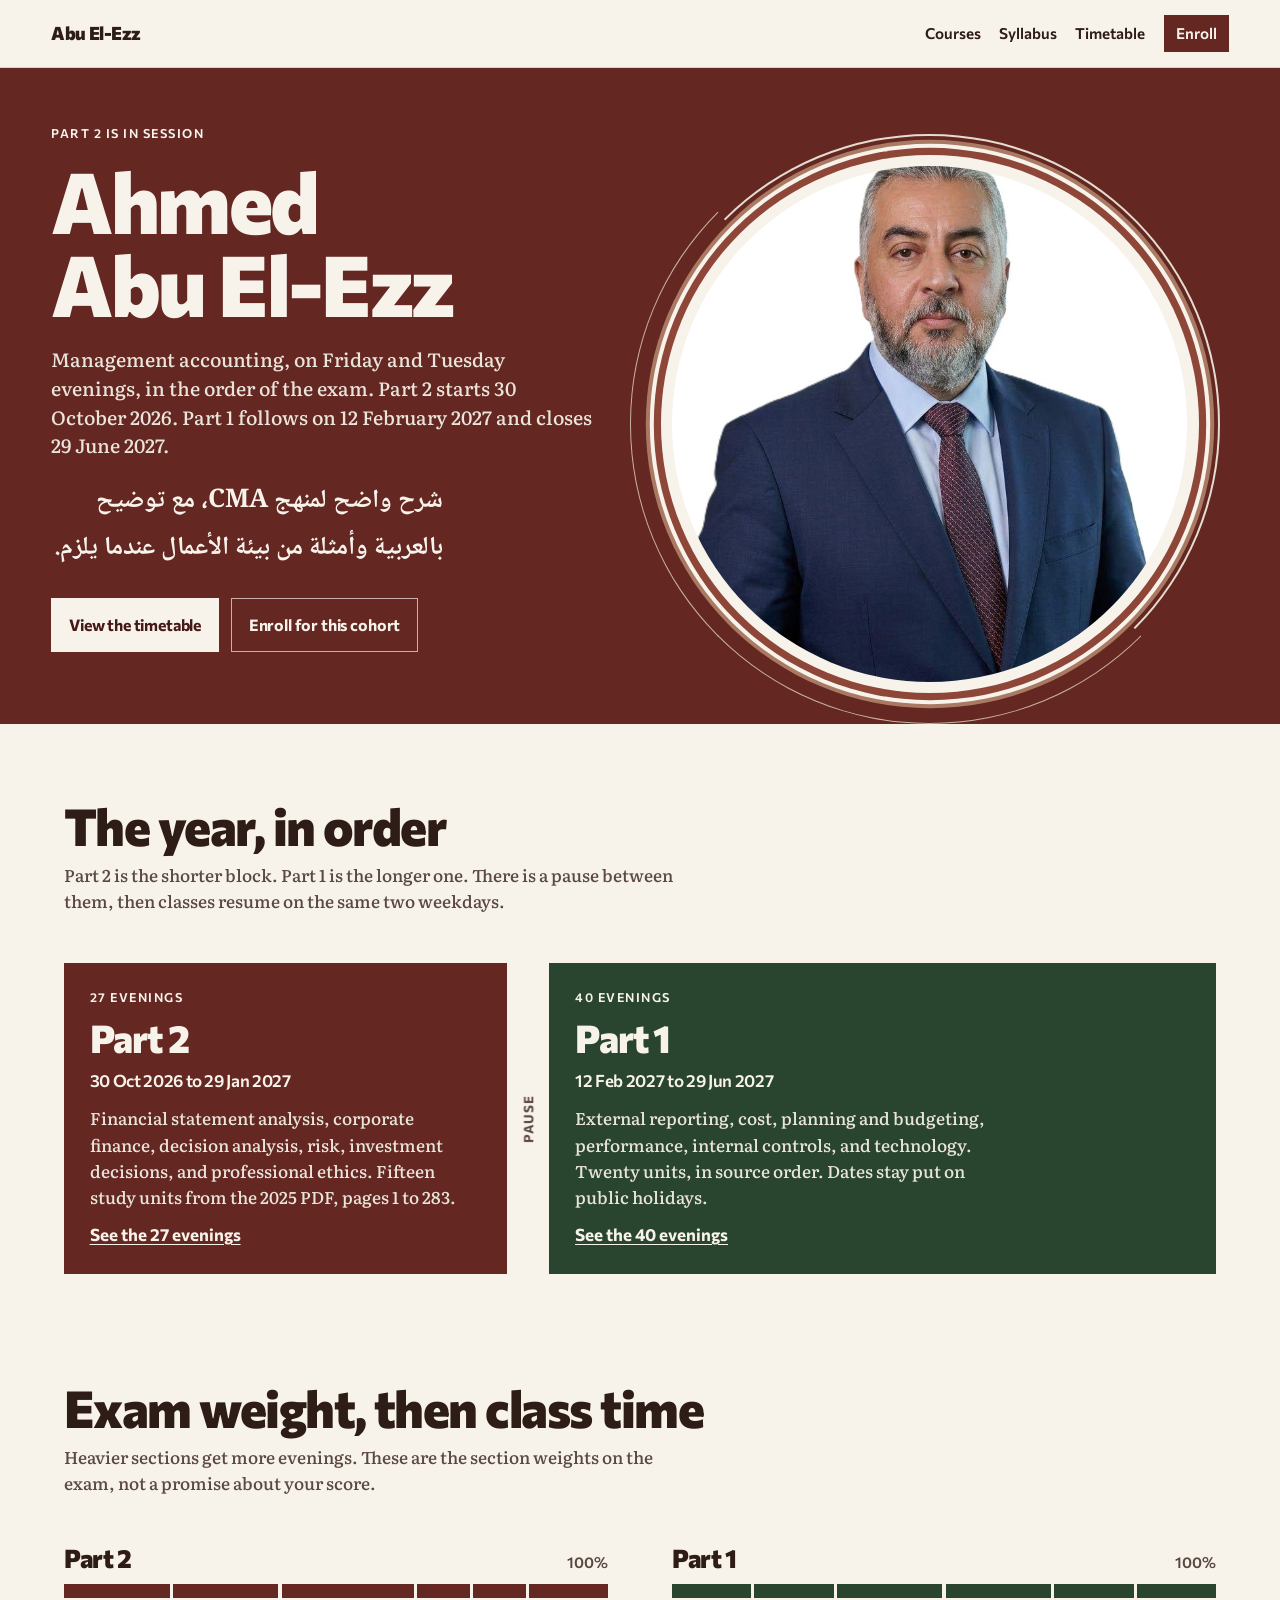
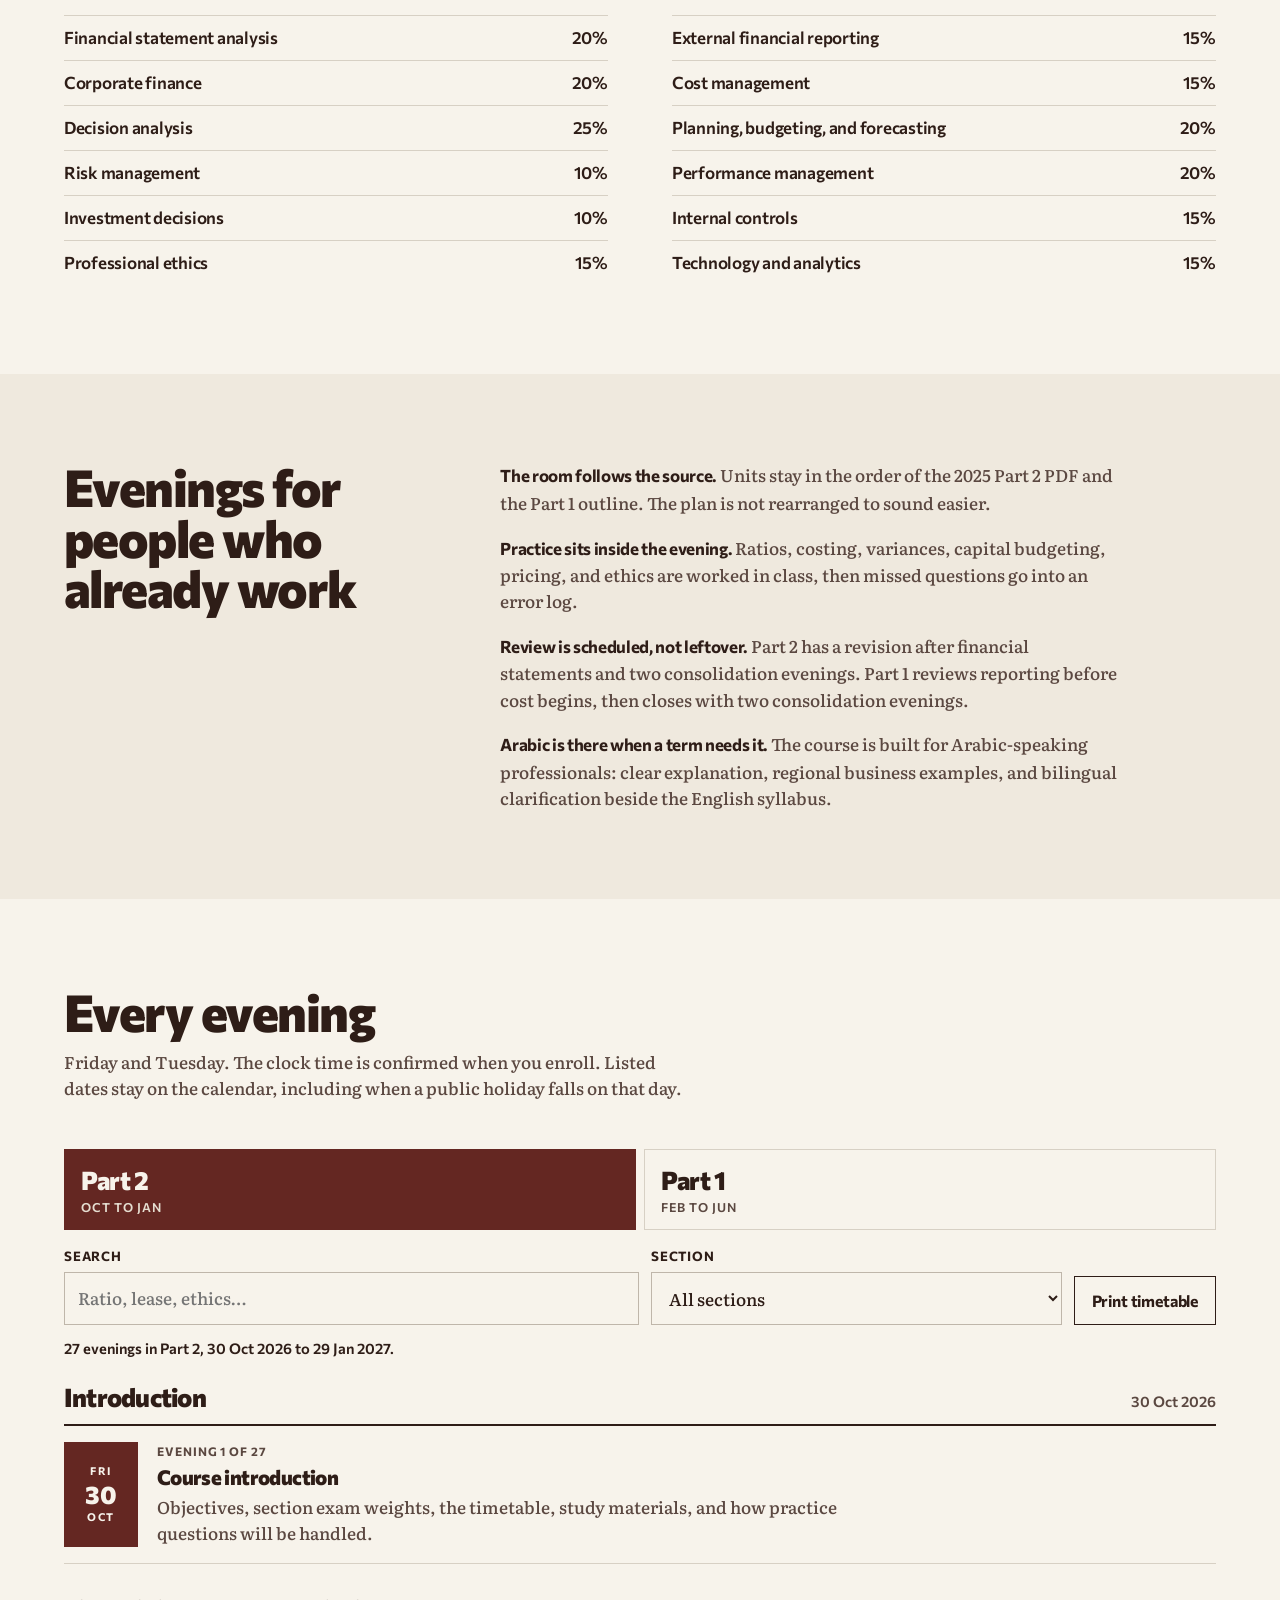
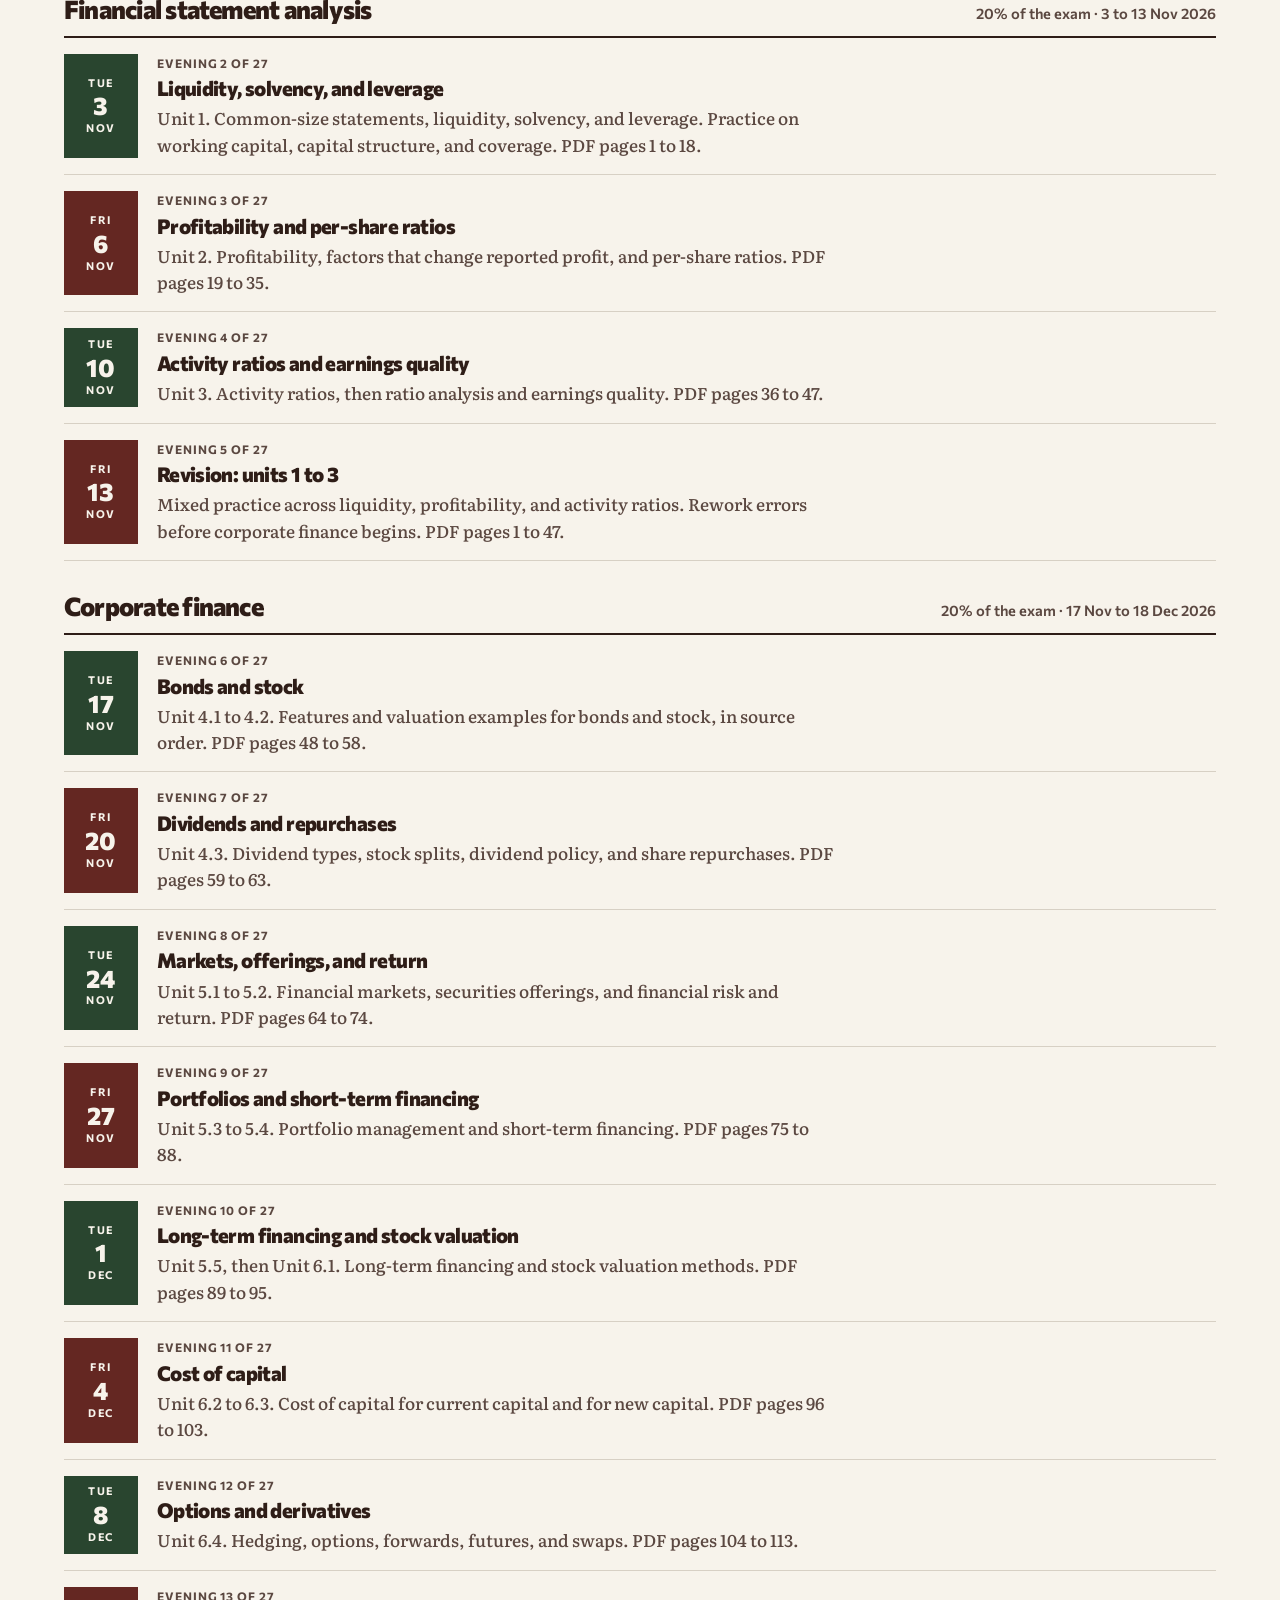
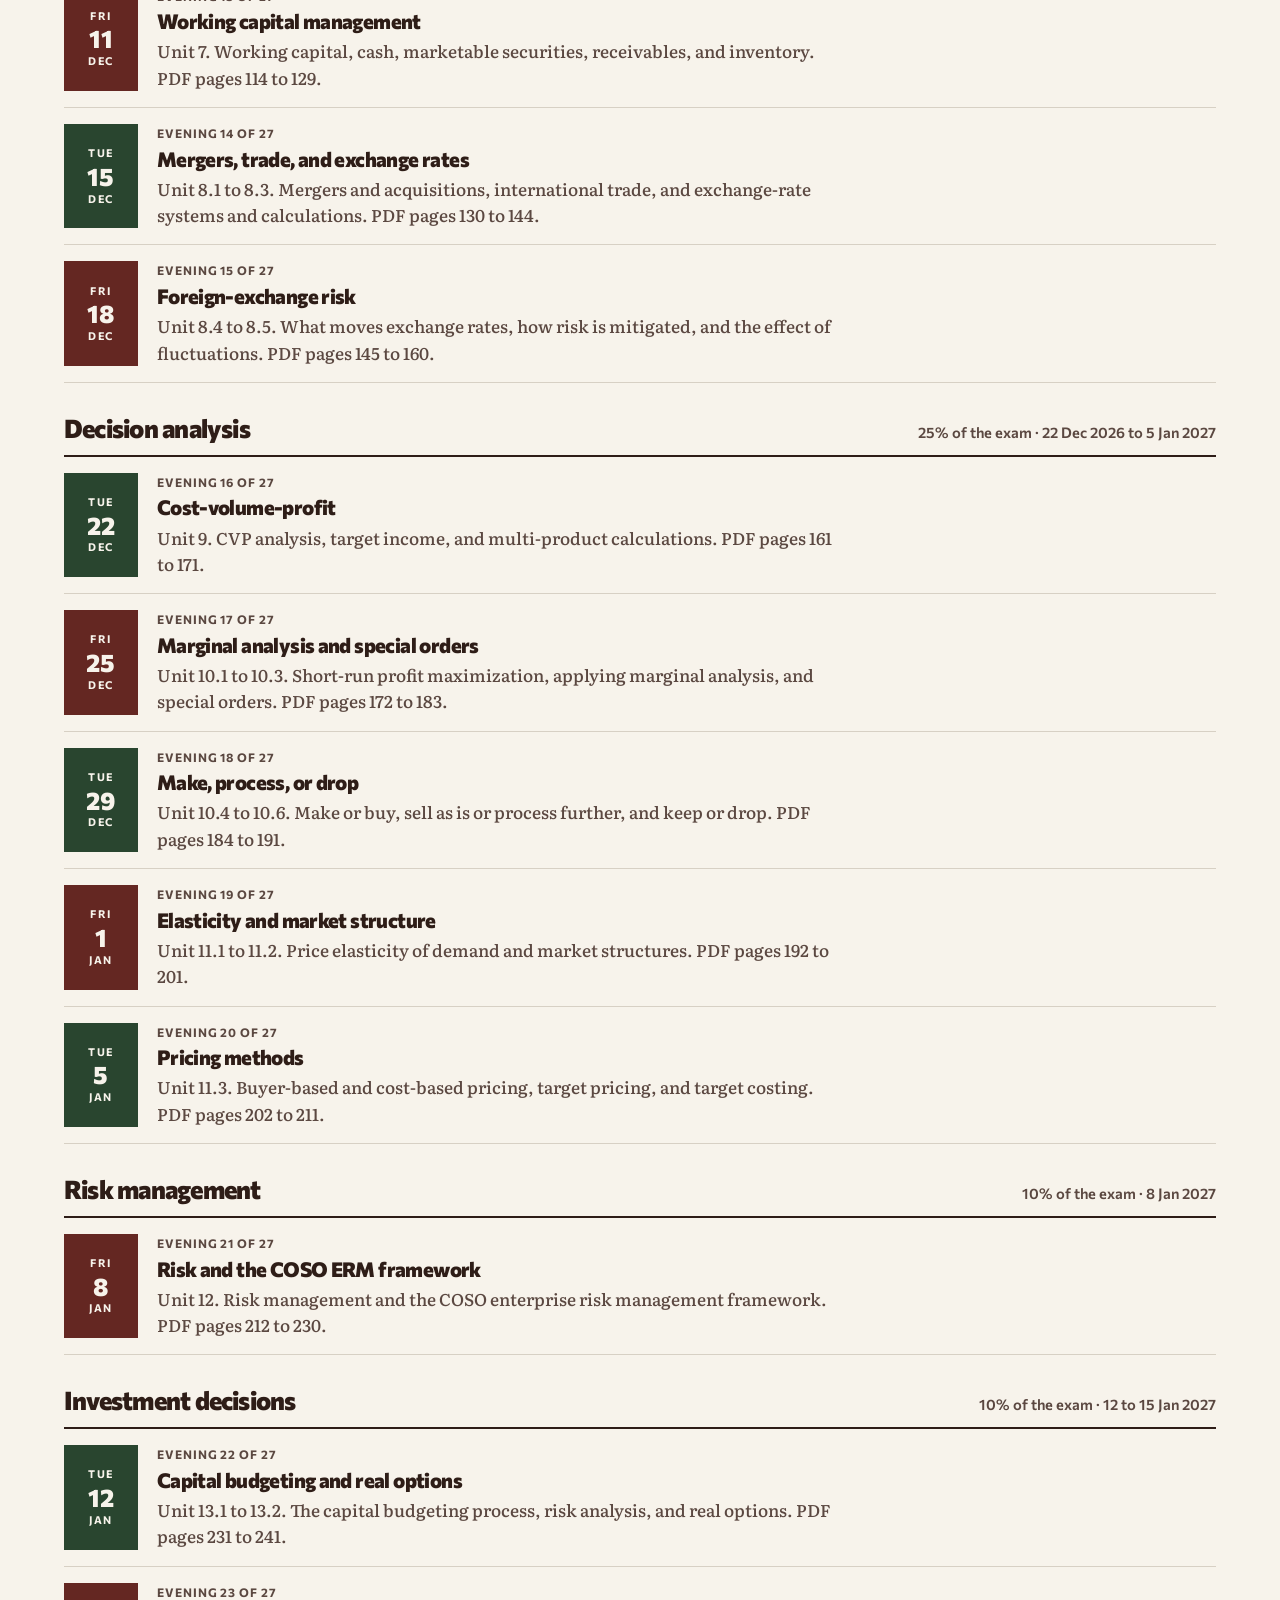
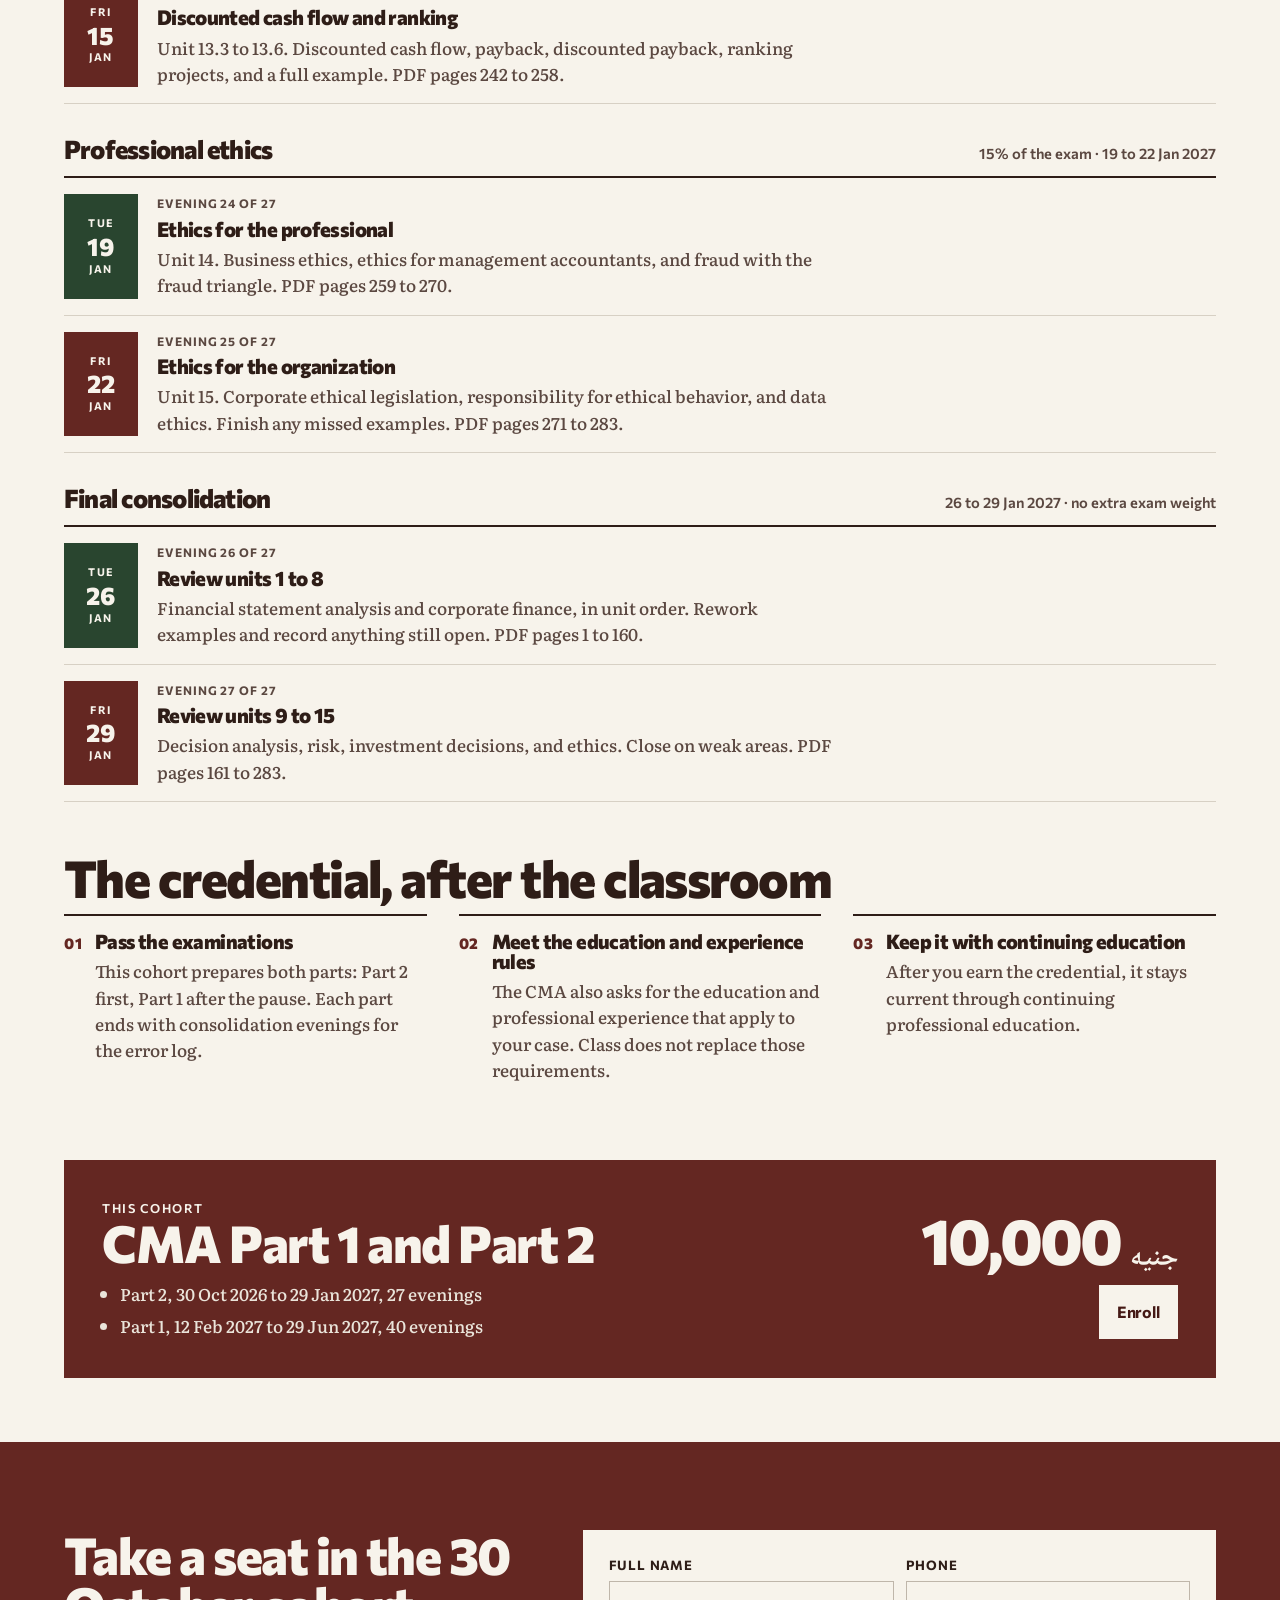
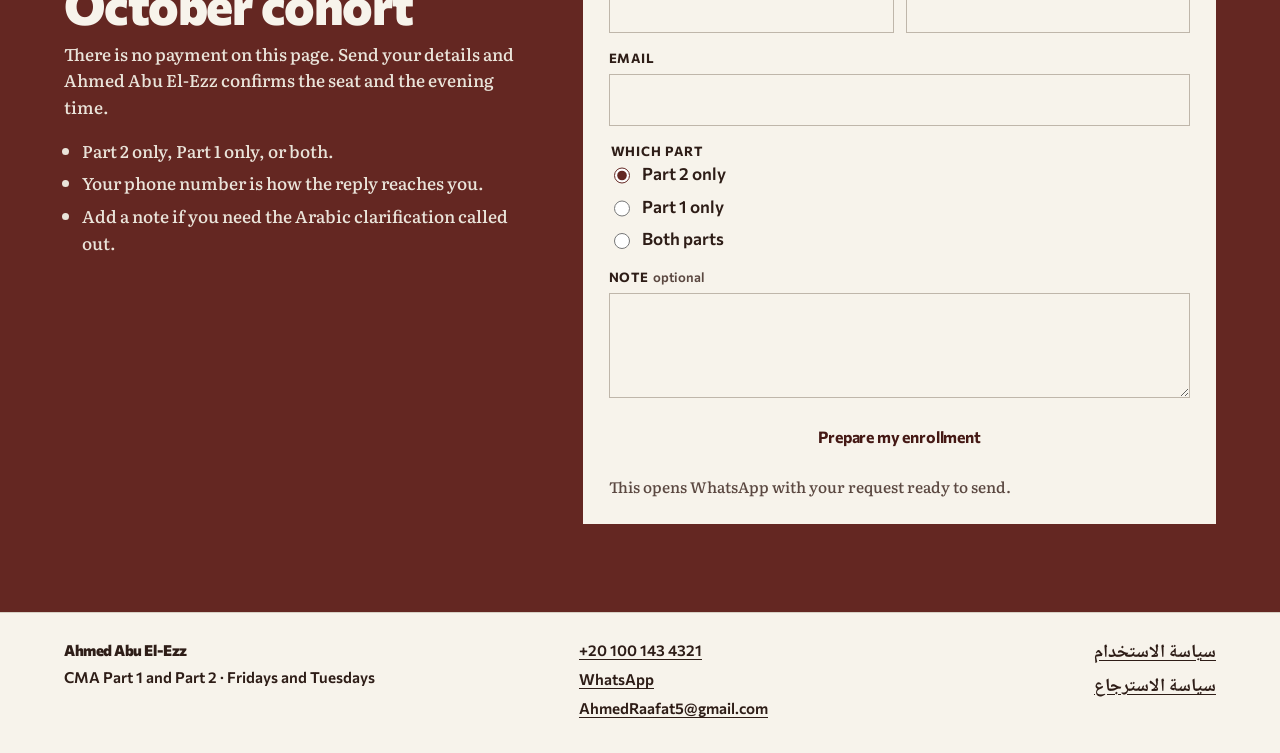
<file: index.html>
<!DOCTYPE html>
<html lang="en">
<head>
  <meta charset="UTF-8">
  <meta name="viewport" content="width=device-width, initial-scale=1">
  <title>Ahmed Abu El-Ezz · CMA Part 1 and Part 2</title>
  <meta name="description" content="CMA Part 2 opens 30 October 2026 and Part 1 runs from 12 February to 29 June 2027. Friday and Tuesday classes with Ahmed Abu El-Ezz, taught in syllabus order for Arabic-speaking professionals.">
  <meta name="theme-color" content="#6d2a32">
  <link rel="icon" href="favicon.svg" type="image/svg+xml">
  <link rel="preconnect" href="https://fonts.googleapis.com">
  <link rel="preconnect" href="https://fonts.gstatic.com" crossorigin>
  <link href="https://fonts.googleapis.com/css2?family=Commissioner:wght@500;600;700;800&family=Literata:opsz,wght@7..72,500;7..72,650&family=Noto+Naskh+Arabic:wght@500;700&display=swap" rel="stylesheet">
  <link rel="stylesheet" href="styles.css">
</head>
<body>
  <a class="skip" href="#timetable">Skip to the timetable</a>

  <header class="nav">
    <a class="brand" href="#top">Abu El-Ezz</a>
    <nav aria-label="Page">
      <a href="#courses">Courses</a>
      <a href="#syllabus">Syllabus</a>
      <a href="#timetable">Timetable</a>
      <a class="nav-enroll" href="#enroll">Enroll</a>
    </nav>
  </header>

  <main id="top">
    <section class="hero" aria-labelledby="hero-title">
      <div class="hero-grid">
        <div class="hero-copy">
          <p class="kicker" id="countdown">CMA Part 1 and Part 2</p>
          <h1 id="hero-title"><span class="honor"></span> Ahmed<br> Abu El-Ezz</h1>
          <p class="lede">Management accounting, on Friday and Tuesday evenings, in the order of the exam. Part 2 starts 30 October 2026. Part 1 follows on 12 February 2027 and closes 29 June 2027.</p>
          <p class="arabic" lang="ar" dir="rtl">شرح واضح لمنهج CMA، مع توضيح بالعربية وأمثلة من بيئة الأعمال عندما يلزم.</p>
          <div class="actions">
            <a class="btn btn-paper" href="#timetable">View the timetable</a>
            <a class="btn btn-ghost" href="#enroll">Enroll for this cohort</a>
          </div>
        </div>
        <figure class="hero-photo">
          <span class="orbit" aria-hidden="true"></span>
          <img src="teacher_abuelezz.jpg" width="785" height="972" alt=" Ahmed Abu El-Ezz in a navy suit, studio portrait.">
        </figure>
      </div>
    </section>

    <section class="year" aria-labelledby="year-title">
      <div class="wrap">
        <div class="section-head">
          <h2 id="year-title">The year, in order</h2>
          <p>Part 2 is the shorter block. Part 1 is the longer one. There is a pause between them, then classes resume on the same two weekdays.</p>
        </div>
        <div class="year-track">
          <article class="block block-p2">
            <p class="block-kicker">27 evenings</p>
            <h3>Part 2</h3>
            <p class="block-when">30 Oct 2026 to 29 Jan 2027</p>
            <p>Financial statement analysis, corporate finance, decision analysis, risk, investment decisions, and professional ethics. Fifteen study units from the 2025 PDF, pages 1 to 283.</p>
            <a href="#timetable" data-open-part="p2">See the 27 evenings</a>
          </article>
          <p class="resume">Pause</p>
          <article class="block block-p1">
            <p class="block-kicker">40 evenings</p>
            <h3>Part 1</h3>
            <p class="block-when">12 Feb 2027 to 29 Jun 2027</p>
            <p>External reporting, cost, planning and budgeting, performance, internal controls, and technology. Twenty units, in source order. Dates stay put on public holidays.</p>
            <a href="#timetable" data-open-part="p1">See the 40 evenings</a>
          </article>
        </div>
      </div>
    </section>

    <section class="syllabus" id="syllabus" aria-labelledby="syllabus-title">
      <div class="wrap syllabus-grid">
        <div class="section-head">
          <h2 id="syllabus-title">Exam weight, then class time</h2>
          <p>Heavier sections get more evenings. These are the section weights on the exam, not a promise about your score.</p>
        </div>
        <div class="maps">
          <article class="map">
            <h3>Part 2 <span>100%</span></h3>
            <div class="bar" role="img" aria-label="Part 2 weights: financial statement analysis 20 percent, corporate finance 20 percent, decision analysis 25 percent, risk management 10 percent, investment decisions 10 percent, professional ethics 15 percent.">
              <span style="flex:20"></span>
              <span style="flex:20"></span>
              <span style="flex:25"></span>
              <span style="flex:10"></span>
              <span style="flex:10"></span>
              <span style="flex:15"></span>
            </div>
            <dl>
              <div><dt>Financial statement analysis</dt><dd>20%</dd></div>
              <div><dt>Corporate finance</dt><dd>20%</dd></div>
              <div><dt>Decision analysis</dt><dd>25%</dd></div>
              <div><dt>Risk management</dt><dd>10%</dd></div>
              <div><dt>Investment decisions</dt><dd>10%</dd></div>
              <div><dt>Professional ethics</dt><dd>15%</dd></div>
            </dl>
          </article>
          <article class="map">
            <h3>Part 1 <span>100%</span></h3>
            <div class="bar bar-p1" role="img" aria-label="Part 1 weights: external financial reporting 15 percent, cost management 15 percent, planning budgeting and forecasting 20 percent, performance management 20 percent, internal controls 15 percent, technology and analytics 15 percent.">
              <span style="flex:15"></span>
              <span style="flex:15"></span>
              <span style="flex:20"></span>
              <span style="flex:20"></span>
              <span style="flex:15"></span>
              <span style="flex:15"></span>
            </div>
            <dl>
              <div><dt>External financial reporting</dt><dd>15%</dd></div>
              <div><dt>Cost management</dt><dd>15%</dd></div>
              <div><dt>Planning, budgeting, and forecasting</dt><dd>20%</dd></div>
              <div><dt>Performance management</dt><dd>20%</dd></div>
              <div><dt>Internal controls</dt><dd>15%</dd></div>
              <div><dt>Technology and analytics</dt><dd>15%</dd></div>
            </dl>
          </article>
        </div>
      </div>
    </section>

    <section class="method" aria-labelledby="method-title">
      <div class="wrap method-grid">
        <h2 id="method-title">Evenings for people who already work</h2>
        <div class="method-copy">
          <p><strong>The room follows the source.</strong> Units stay in the order of the 2025 Part 2 PDF and the Part 1 outline. The plan is not rearranged to sound easier.</p>
          <p><strong>Practice sits inside the evening.</strong> Ratios, costing, variances, capital budgeting, pricing, and ethics are worked in class, then missed questions go into an error log.</p>
          <p><strong>Review is scheduled, not leftover.</strong> Part 2 has a revision after financial statements and two consolidation evenings. Part 1 reviews reporting before cost begins, then closes with two consolidation evenings.</p>
          <p><strong>Arabic is there when a term needs it.</strong> The course is built for Arabic-speaking professionals: clear explanation, regional business examples, and bilingual clarification beside the English syllabus.</p>
        </div>
      </div>
    </section>

    <section class="timetable" id="timetable" aria-labelledby="time-title">
      <div class="wrap">
        <div class="section-head">
          <h2 id="time-title">Every evening</h2>
          <p>Friday and Tuesday. The clock time is confirmed when you enroll. Listed dates stay on the calendar, including when a public holiday falls on that day.</p>
        </div>
        <div class="tools">
          <div class="part-switch" role="tablist" aria-label="Choose a part">
            <button type="button" id="tab-p2" role="tab" aria-selected="true" aria-controls="panel-p2">Part 2 <span>Oct to Jan</span></button>
            <button type="button" id="tab-p1" role="tab" aria-selected="false" aria-controls="panel-p1" tabindex="-1">Part 1 <span>Feb to Jun</span></button>
          </div>
          <div class="tool-row">
            <label class="field">
              <span>Search</span>
              <input id="session-search" type="search" placeholder="Ratio, lease, ethics…" autocomplete="off">
            </label>
            <label class="field">
              <span>Section</span>
              <select id="section-filter">
                <option value="all">All sections</option>
              </select>
            </label>
            <button type="button" class="btn btn-line" id="print-schedule">Print timetable</button>
          </div>
          <p class="result-count" id="result-count" aria-live="polite"></p>
        </div>
        <div id="schedule-root"></div>
        <noscript>
          <p class="noscript">Turn on JavaScript to open the evening-by-evening list. Part 2 runs from 30 October 2026 to 29 January 2027. Part 1 runs from 12 February 2027 to 29 June 2027.</p>
        </noscript>
      </div>
    </section>

    <section class="credential" aria-labelledby="cred-title">
      <div class="wrap">
        <h2 id="cred-title">The credential, after the classroom</h2>
        <ol class="steps">
          <li>
            <span>01</span>
            <div>
              <h3>Pass the examinations</h3>
              <p>This cohort prepares both parts: Part 2 first, Part 1 after the pause. Each part ends with consolidation evenings for the error log.</p>
            </div>
          </li>
          <li>
            <span>02</span>
            <div>
              <h3>Meet the education and experience rules</h3>
              <p>The CMA also asks for the education and professional experience that apply to your case. Class does not replace those requirements.</p>
            </div>
          </li>
          <li>
            <span>03</span>
            <div>
              <h3>Keep it with continuing education</h3>
              <p>After you earn the credential, it stays current through continuing professional education.</p>
            </div>
          </li>
        </ol>
      </div>
    </section>

    <section class="courses" id="courses" aria-labelledby="courses-title">
      <div class="wrap">
        <article class="course-card">
          <div>
            <p class="block-kicker">This cohort</p>
            <h2 id="courses-title">CMA Part 1 and Part 2</h2>
            <ul>
              <li>Part 2, 30 Oct 2026 to 29 Jan 2027, 27 evenings</li>
              <li>Part 1, 12 Feb 2027 to 29 Jun 2027, 40 evenings</li>
            </ul>
          </div>
          <div class="course-offer">
            <p class="course-price">10,000 <span>جنيه</span></p>
            <a class="btn btn-paper" href="#enroll">Enroll</a>
          </div>
        </article>
      </div>
    </section>

    <section class="enroll" id="enroll" aria-labelledby="enroll-title">
      <div class="wrap enroll-grid">
        <div class="enroll-copy">
          <h2 id="enroll-title">Take a seat in the 30 October cohort</h2>
          <p>There is no payment on this page. Send your details and Ahmed Abu El-Ezz confirms the seat and the evening time.</p>
          <ul>
            <li>Part 2 only, Part 1 only, or both.</li>
            <li>Your phone number is how the reply reaches you.</li>
            <li>Add a note if you need the Arabic clarification called out.</li>
          </ul>
        </div>
        <form id="enroll-form" novalidate>
          <div class="form-row">
            <label class="field">
              <span>Full name</span>
              <input name="name" type="text" autocomplete="name" required>
            </label>
            <label class="field">
              <span>Phone</span>
              <input name="phone" type="tel" autocomplete="tel" inputmode="tel" required>
            </label>
          </div>
          <label class="field">
            <span>Email</span>
            <input name="email" type="email" autocomplete="email" required>
          </label>
          <fieldset>
            <legend>Which part</legend>
            <label class="choice"><input type="radio" name="part" value="Part 2 only, 30 Oct 2026 to 29 Jan 2027" required checked> Part 2 only</label>
            <label class="choice"><input type="radio" name="part" value="Part 1 only, 12 Feb 2027 to 29 Jun 2027"> Part 1 only</label>
            <label class="choice"><input type="radio" name="part" value="Both parts, 30 Oct 2026 to 29 Jun 2027"> Both parts</label>
          </fieldset>
          <label class="field">
            <span>Note <span class="optional">optional</span></span>
            <textarea name="note" rows="3" maxlength="600"></textarea>
          </label>
          <p class="form-error" id="form-error" role="alert" hidden></p>
          <button type="submit" class="btn btn-paper" id="enroll-submit">Prepare my enrollment</button>
          <p class="form-hint" id="form-hint"></p>
        </form>
        <div class="enroll-done" id="enroll-done" hidden>
          <h3>Your enrollment request is ready</h3>
          <p id="done-lead"></p>
          <textarea id="done-message" readonly rows="8"></textarea>
          <div class="actions">
            <button type="button" class="btn btn-paper" id="copy-request">Copy request</button>
            <button type="button" class="btn btn-ghost" id="edit-request">Edit details</button>
          </div>
        </div>
      </div>
    </section>
  </main>

  <footer class="footer">
    <div class="wrap footer-grid">
      <div>
        <p class="footer-name">Ahmed Abu El-Ezz</p>
        <p>CMA Part 1 and Part 2 · Fridays and Tuesdays</p>
      </div>
      <div class="footer-contact">
        <a href="tel:+201001434321">+20 100 143 4321</a>
        <a href="https://wa.me/201001434321" rel="noopener">WhatsApp</a>
        <a href="mailto:AhmedRaafat5@gmail.com">AhmedRaafat5@gmail.com</a>
      </div>
      <nav class="footer-policies" aria-label="Policies">
        <a href="usage.html">سياسة الاستخدام</a>
        <a href="refund.html">سياسة الاسترجاع</a>
      </nav>
    </div>
  </footer>

  <script src="app.js"></script>
</body>
</html>
</file>
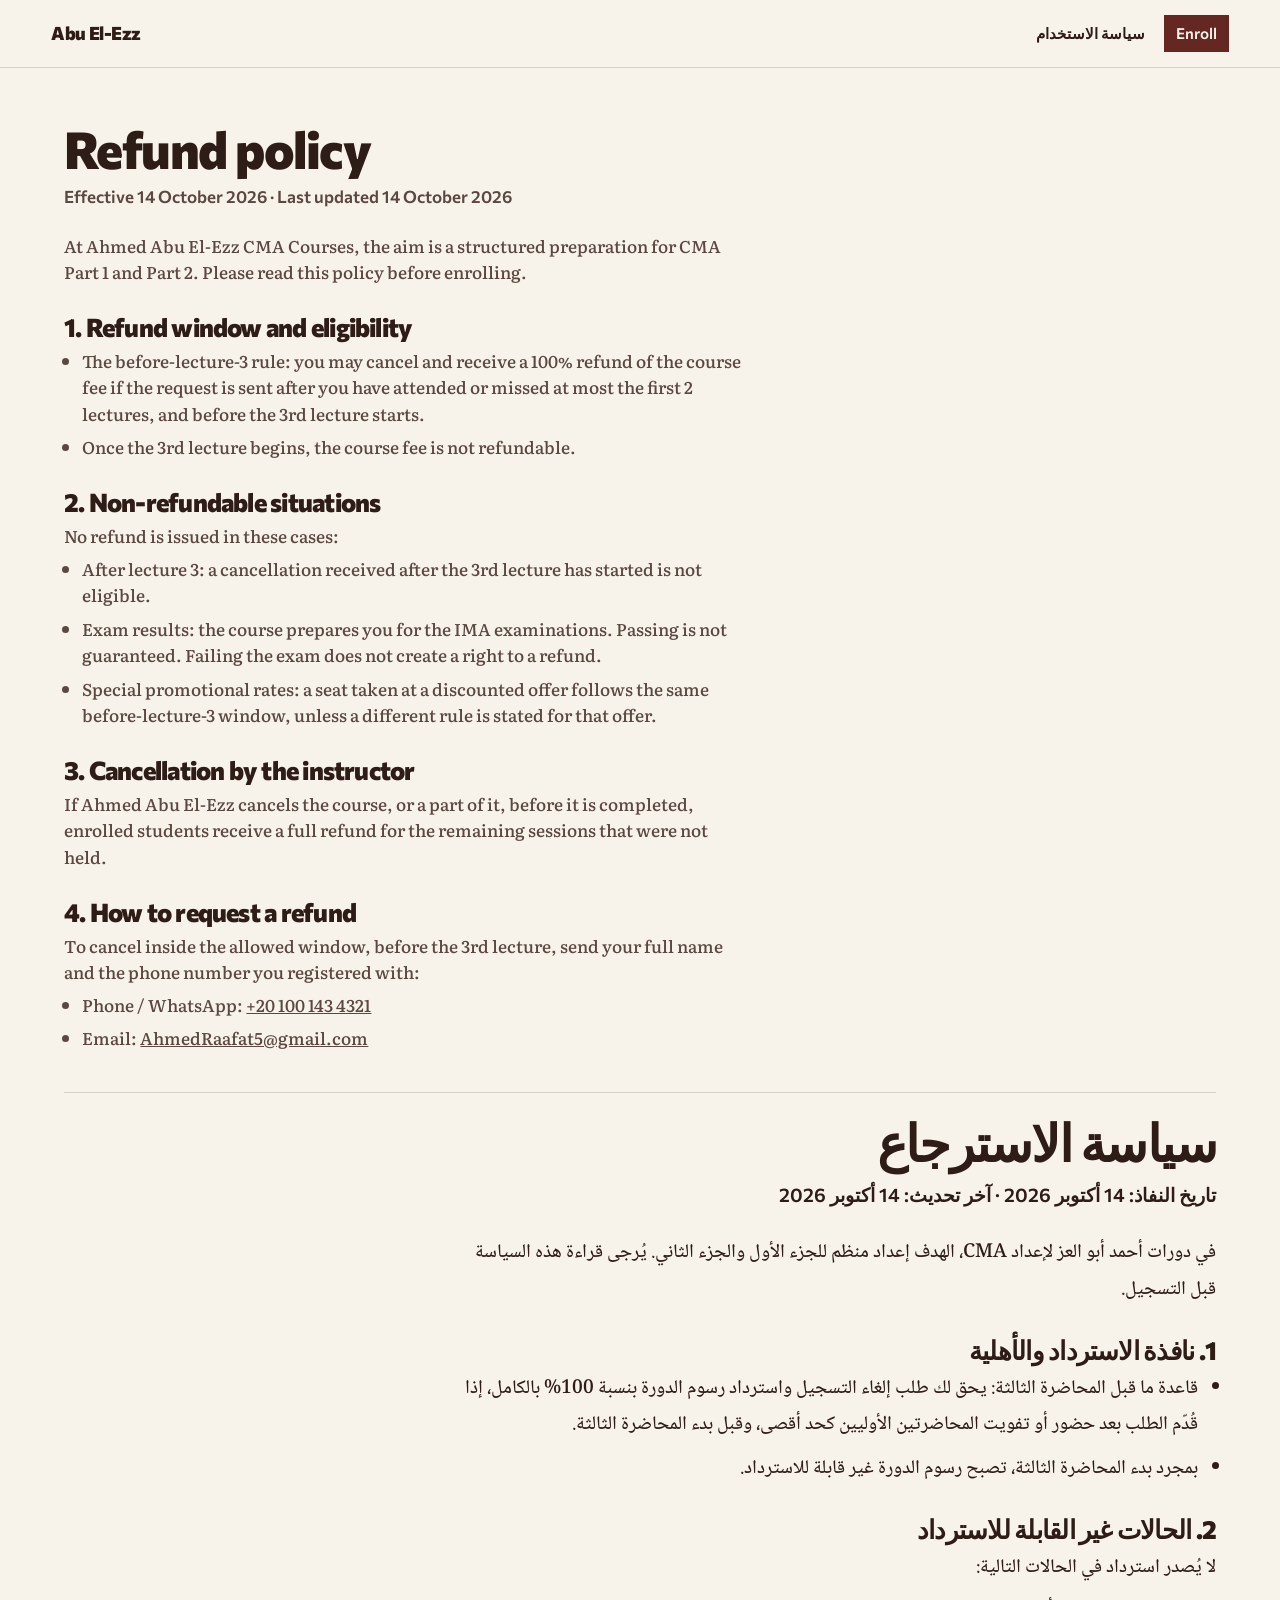
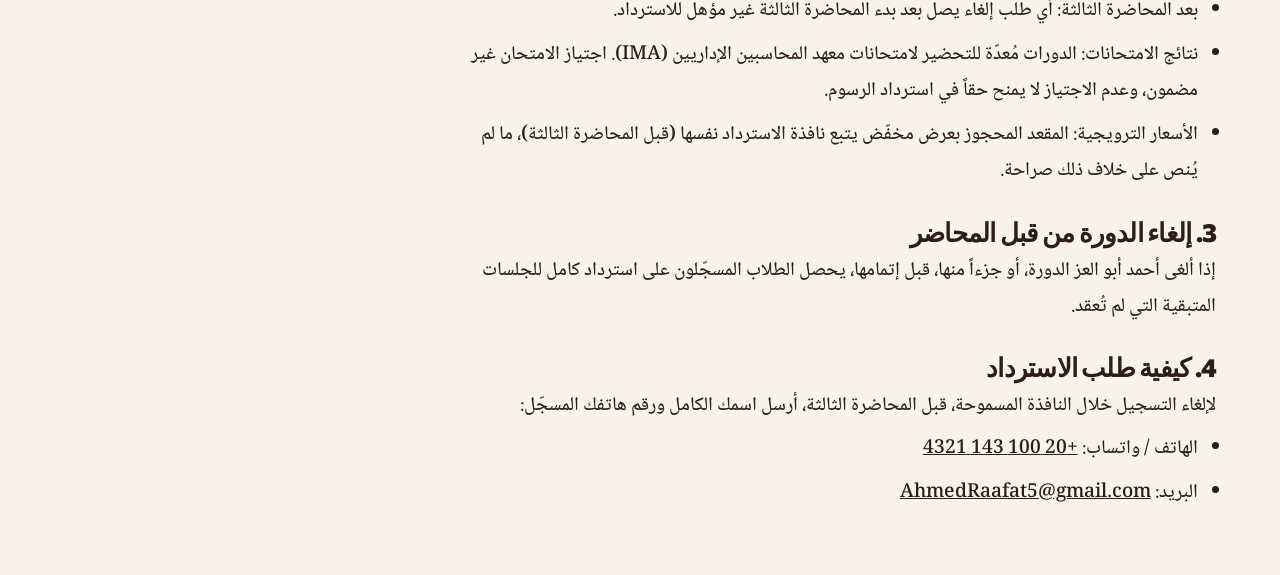
<file: refund.html>
<!DOCTYPE html>
<html lang="en">
<head>
  <meta charset="UTF-8">
  <meta name="viewport" content="width=device-width, initial-scale=1">
  <title>سياسة الاسترجاع · Ahmed Abu El-Ezz</title>
  <meta name="theme-color" content="#6d2a32">
  <link rel="icon" href="favicon.svg" type="image/svg+xml">
  <link rel="preconnect" href="https://fonts.googleapis.com">
  <link rel="preconnect" href="https://fonts.gstatic.com" crossorigin>
  <link href="https://fonts.googleapis.com/css2?family=Commissioner:wght@500;600;700;800&family=Literata:opsz,wght@7..72,500;7..72,650&family=Noto+Naskh+Arabic:wght@500;700&display=swap" rel="stylesheet">
  <link rel="stylesheet" href="styles.css">
</head>
<body>
  <header class="nav">
    <a class="brand" href="index.html">Abu El-Ezz</a>
    <nav aria-label="Page">
      <a href="usage.html">سياسة الاستخدام</a>
      <a class="nav-enroll" href="index.html#enroll">Enroll</a>
    </nav>
  </header>
  <main class="policy-page">
    <article class="wrap">
      <h1>Refund policy</h1>
      <p class="dates">Effective 14 October 2026 · Last updated 14 October 2026</p>
      <p>At Ahmed Abu El-Ezz CMA Courses, the aim is a structured preparation for CMA Part 1 and Part 2. Please read this policy before enrolling.</p>

      <h2>1. Refund window and eligibility</h2>
      <ul>
        <li>The before-lecture-3 rule: you may cancel and receive a 100% refund of the course fee if the request is sent after you have attended or missed at most the first 2 lectures, and before the 3rd lecture starts.</li>
        <li>Once the 3rd lecture begins, the course fee is not refundable.</li>
      </ul>

      <h2>2. Non-refundable situations</h2>
      <p>No refund is issued in these cases:</p>
      <ul>
        <li>After lecture 3: a cancellation received after the 3rd lecture has started is not eligible.</li>
        <li>Exam results: the course prepares you for the IMA examinations. Passing is not guaranteed. Failing the exam does not create a right to a refund.</li>
        <li>Special promotional rates: a seat taken at a discounted offer follows the same before-lecture-3 window, unless a different rule is stated for that offer.</li>
      </ul>

      <h2>3. Cancellation by the instructor</h2>
      <p>If Ahmed Abu El-Ezz cancels the course, or a part of it, before it is completed, enrolled students receive a full refund for the remaining sessions that were not held.</p>

      <h2>4. How to request a refund</h2>
      <p>To cancel inside the allowed window, before the 3rd lecture, send your full name and the phone number you registered with:</p>
      <ul>
        <li>Phone / WhatsApp: <a href="https://wa.me/201001434321">+20 100 143 4321</a></li>
        <li>Email: <a href="mailto:AhmedRaafat5@gmail.com">AhmedRaafat5@gmail.com</a></li>
      </ul>

      <div class="ar" lang="ar" dir="rtl">
        <h1>سياسة الاسترجاع</h1>
        <p class="dates">تاريخ النفاذ: 14 أكتوبر 2026 · آخر تحديث: 14 أكتوبر 2026</p>
        <p>في دورات أحمد أبو العز لإعداد CMA، الهدف إعداد منظم للجزء الأول والجزء الثاني. يُرجى قراءة هذه السياسة قبل التسجيل.</p>

        <h2>1. نافذة الاسترداد والأهلية</h2>
        <ul>
          <li>قاعدة ما قبل المحاضرة الثالثة: يحق لك طلب إلغاء التسجيل واسترداد رسوم الدورة بنسبة 100% بالكامل، إذا قُدّم الطلب بعد حضور أو تفويت المحاضرتين الأوليين كحد أقصى، وقبل بدء المحاضرة الثالثة.</li>
          <li>بمجرد بدء المحاضرة الثالثة، تصبح رسوم الدورة غير قابلة للاسترداد.</li>
        </ul>

        <h2>2. الحالات غير القابلة للاسترداد</h2>
        <p>لا يُصدر استرداد في الحالات التالية:</p>
        <ul>
          <li>بعد المحاضرة الثالثة: أي طلب إلغاء يصل بعد بدء المحاضرة الثالثة غير مؤهل للاسترداد.</li>
          <li>نتائج الامتحانات: الدورات مُعدّة للتحضير لامتحانات معهد المحاسبين الإداريين (IMA). اجتياز الامتحان غير مضمون، وعدم الاجتياز لا يمنح حقاً في استرداد الرسوم.</li>
          <li>الأسعار الترويجية: المقعد المحجوز بعرض مخفّض يتبع نافذة الاسترداد نفسها (قبل المحاضرة الثالثة)، ما لم يُنص على خلاف ذلك صراحة.</li>
        </ul>

        <h2>3. إلغاء الدورة من قبل المحاضر</h2>
        <p>إذا ألغى أحمد أبو العز الدورة، أو جزءاً منها، قبل إتمامها، يحصل الطلاب المسجّلون على استرداد كامل للجلسات المتبقية التي لم تُعقد.</p>

        <h2>4. كيفية طلب الاسترداد</h2>
        <p>لإلغاء التسجيل خلال النافذة المسموحة، قبل المحاضرة الثالثة، أرسل اسمك الكامل ورقم هاتفك المسجّل:</p>
        <ul>
          <li>الهاتف / واتساب: <a href="https://wa.me/201001434321">+20 100 143 4321</a></li>
          <li>البريد: <a href="mailto:AhmedRaafat5@gmail.com">AhmedRaafat5@gmail.com</a></li>
        </ul>
      </div>
    </article>
  </main>
</body>
</html>
</file>
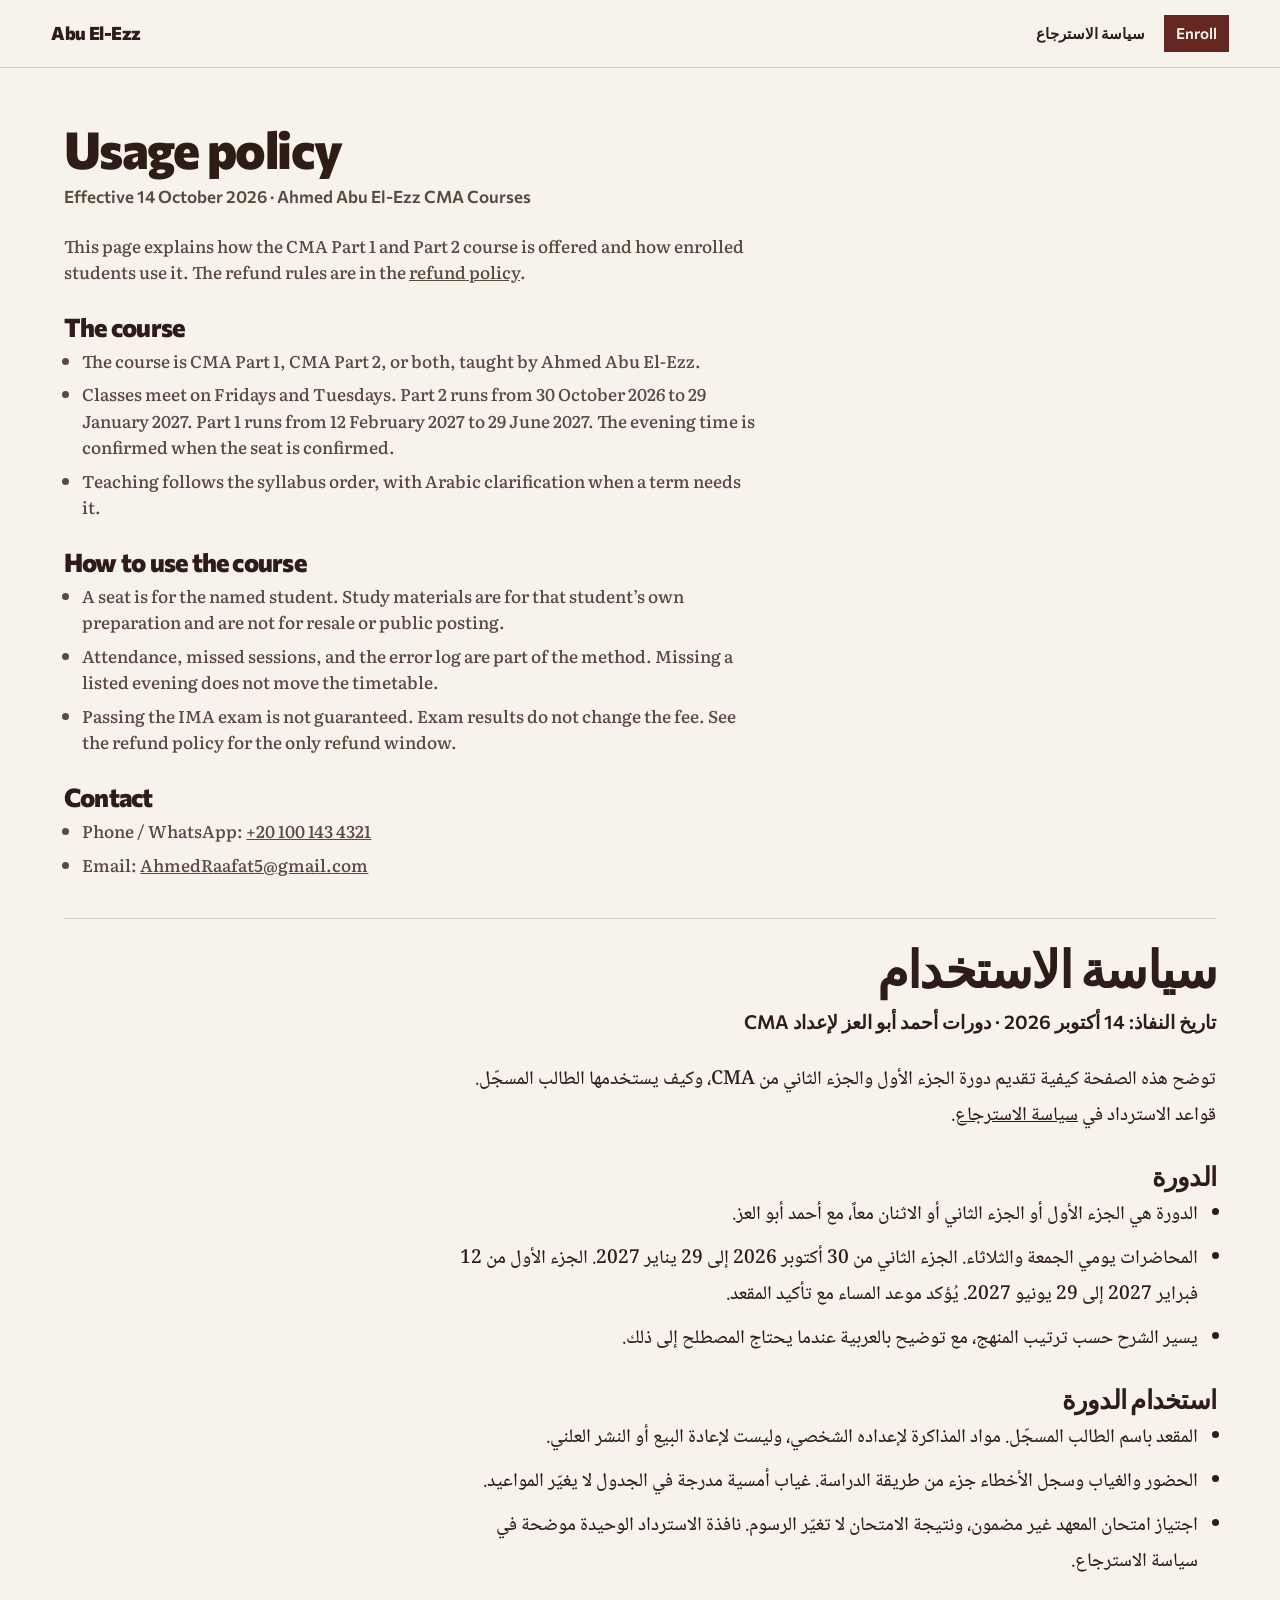
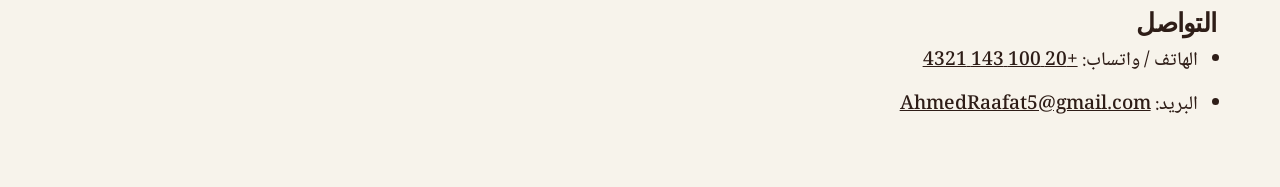
<file: usage.html>
<!DOCTYPE html>
<html lang="en">
<head>
  <meta charset="UTF-8">
  <meta name="viewport" content="width=device-width, initial-scale=1">
  <title>سياسة الاستخدام · Ahmed Abu El-Ezz</title>
  <meta name="theme-color" content="#6d2a32">
  <link rel="icon" href="favicon.svg" type="image/svg+xml">
  <link rel="preconnect" href="https://fonts.googleapis.com">
  <link rel="preconnect" href="https://fonts.gstatic.com" crossorigin>
  <link href="https://fonts.googleapis.com/css2?family=Commissioner:wght@500;600;700;800&family=Literata:opsz,wght@7..72,500;7..72,650&family=Noto+Naskh+Arabic:wght@500;700&display=swap" rel="stylesheet">
  <link rel="stylesheet" href="styles.css">
</head>
<body>
  <header class="nav">
    <a class="brand" href="index.html">Abu El-Ezz</a>
    <nav aria-label="Page">
      <a href="refund.html">سياسة الاسترجاع</a>
      <a class="nav-enroll" href="index.html#enroll">Enroll</a>
    </nav>
  </header>
  <main class="policy-page">
    <article class="wrap">
      <h1>Usage policy</h1>
      <p class="dates">Effective 14 October 2026 · Ahmed Abu El-Ezz CMA Courses</p>
      <p>This page explains how the CMA Part 1 and Part 2 course is offered and how enrolled students use it. The refund rules are in the <a href="refund.html">refund policy</a>.</p>
      <h2>The course</h2>
      <ul>
        <li>The course is CMA Part 1, CMA Part 2, or both, taught by Ahmed Abu El-Ezz.</li>
        <li>Classes meet on Fridays and Tuesdays. Part 2 runs from 30 October 2026 to 29 January 2027. Part 1 runs from 12 February 2027 to 29 June 2027. The evening time is confirmed when the seat is confirmed.</li>
        <li>Teaching follows the syllabus order, with Arabic clarification when a term needs it.</li>
      </ul>
      <h2>How to use the course</h2>
      <ul>
        <li>A seat is for the named student. Study materials are for that student’s own preparation and are not for resale or public posting.</li>
        <li>Attendance, missed sessions, and the error log are part of the method. Missing a listed evening does not move the timetable.</li>
        <li>Passing the IMA exam is not guaranteed. Exam results do not change the fee. See the refund policy for the only refund window.</li>
      </ul>
      <h2>Contact</h2>
      <ul>
        <li>Phone / WhatsApp: <a href="tel:+201001434321">+20 100 143 4321</a></li>
        <li>Email: <a href="mailto:AhmedRaafat5@gmail.com">AhmedRaafat5@gmail.com</a></li>
      </ul>

      <div class="ar" lang="ar" dir="rtl">
        <h1>سياسة الاستخدام</h1>
        <p class="dates">تاريخ النفاذ: 14 أكتوبر 2026 · دورات أحمد أبو العز لإعداد CMA</p>
        <p>توضح هذه الصفحة كيفية تقديم دورة الجزء الأول والجزء الثاني من CMA، وكيف يستخدمها الطالب المسجّل. قواعد الاسترداد في <a href="refund.html">سياسة الاسترجاع</a>.</p>
        <h2>الدورة</h2>
        <ul>
          <li>الدورة هي الجزء الأول أو الجزء الثاني أو الاثنان معاً، مع أحمد أبو العز.</li>
          <li>المحاضرات يومي الجمعة والثلاثاء. الجزء الثاني من 30 أكتوبر 2026 إلى 29 يناير 2027. الجزء الأول من 12 فبراير 2027 إلى 29 يونيو 2027. يُؤكد موعد المساء مع تأكيد المقعد.</li>
          <li>يسير الشرح حسب ترتيب المنهج، مع توضيح بالعربية عندما يحتاج المصطلح إلى ذلك.</li>
        </ul>
        <h2>استخدام الدورة</h2>
        <ul>
          <li>المقعد باسم الطالب المسجّل. مواد المذاكرة لإعداده الشخصي، وليست لإعادة البيع أو النشر العلني.</li>
          <li>الحضور والغياب وسجل الأخطاء جزء من طريقة الدراسة. غياب أمسية مدرجة في الجدول لا يغيّر المواعيد.</li>
          <li>اجتياز امتحان المعهد غير مضمون، ونتيجة الامتحان لا تغيّر الرسوم. نافذة الاسترداد الوحيدة موضحة في سياسة الاسترجاع.</li>
        </ul>
        <h2>التواصل</h2>
        <ul>
          <li>الهاتف / واتساب: <a href="tel:+201001434321">+20 100 143 4321</a></li>
          <li>البريد: <a href="mailto:AhmedRaafat5@gmail.com">AhmedRaafat5@gmail.com</a></li>
        </ul>
      </div>
    </article>
  </main>
</body>
</html>
</file>
<file: styles.css>
:root {
  --paper: oklch(0.965 0.012 85);
  --paper-2: oklch(0.935 0.016 82);
  --ink: oklch(0.25 0.03 40);
  --ink-soft: oklch(0.42 0.028 42);
  --oxblood: oklch(0.36 0.09 27);
  --oxblood-deep: oklch(0.28 0.07 27);
  --oxblood-mid: oklch(0.46 0.1 30);
  --olive: oklch(0.36 0.05 150);
  --olive-deep: oklch(0.3 0.045 150);
  --line: oklch(0.86 0.018 80);
  --on-ox: oklch(0.965 0.012 85);
  --danger: oklch(0.42 0.12 25);
  --gutter: clamp(1.15rem, 4vw, 4.25rem);
  --display: "Commissioner", "Arial Narrow", "Segoe UI", sans-serif;
  --text: "Literata", "Palatino Linotype", Palatino, serif;
  --arabic: "Noto Naskh Arabic", "Literata", serif;
  --ease: cubic-bezier(0.16, 1, 0.3, 1);
  --nav-h: 4.25rem;
}

*,
*::before,
*::after {
  box-sizing: border-box;
}

[hidden] {
  display: none !important;
}

html {
  scroll-behavior: smooth;
}

section[id],
.part-switch,
.field,
.group-head {
  scroll-margin-top: calc(var(--nav-h) + 0.75rem);
}

body {
  margin: 0;
  background: var(--paper);
  color: var(--ink);
  font-family: var(--text);
  font-size: 1.0625rem;
  line-height: 1.55;
  font-weight: 500;
}

img {
  max-width: 100%;
  height: auto;
  display: block;
}

h1, h2, h3, h4 {
  font-family: var(--display);
  font-weight: 800;
  letter-spacing: -0.03em;
  line-height: 0.98;
}

h2 {
  font-size: clamp(2.1rem, 4vw, 3.4rem);
  margin: 0 0 0.7rem;
}

h3 {
  font-size: clamp(1.55rem, 2vw, 2rem);
  margin: 0;
}

p {
  margin: 0;
}

a {
  color: inherit;
}

:focus-visible {
  outline: 2px solid currentColor;
  outline-offset: 3px;
}

.skip {
  position: absolute;
  left: 1rem;
  top: -4rem;
  background: var(--ink);
  color: var(--paper);
  padding: 0.6rem 0.9rem;
  z-index: 20;
}

.skip:focus {
  top: 0.6rem;
}

.nav {
  position: sticky;
  top: 0;
  z-index: 10;
  display: flex;
  align-items: center;
  justify-content: space-between;
  gap: 1rem;
  min-height: var(--nav-h);
  padding: 0.7rem var(--gutter);
  background: var(--paper);
  border-bottom: 1px solid var(--line);
}

.brand {
  font-family: var(--display);
  font-weight: 800;
  letter-spacing: -0.03em;
  text-decoration: none;
  font-size: 1.15rem;
}

.nav nav {
  display: flex;
  align-items: center;
  gap: 1.15rem;
}

.nav nav a {
  font-family: var(--display);
  font-weight: 600;
  font-size: 0.95rem;
  text-decoration: none;
}

.nav-enroll {
  background: var(--oxblood);
  color: var(--on-ox);
  padding: 0.45rem 0.75rem;
}

.wrap {
  width: min(72rem, calc(100% - 2 * var(--gutter)));
  margin-inline: auto;
}

.section-head {
  max-width: 40rem;
  margin-bottom: clamp(1.75rem, 4vw, 3rem);
}

.section-head p,
.lede,
.method-copy p,
.enroll-copy p {
  max-width: 62ch;
  color: var(--ink-soft);
}

main {
  overflow-x: clip;
}

.hero {
  background: var(--oxblood);
  color: var(--on-ox);
}

.hero-grid {
  width: min(80rem, calc(100% - 2 * var(--gutter)));
  margin-inline: auto;
  display: grid;
  grid-template-columns: minmax(0, 0.95fr) minmax(18rem, 1.05fr);
  gap: clamp(1rem, 3vw, 2.5rem);
  align-items: center;
  padding-top: clamp(2rem, 5vw, 3.5rem);
}

.hero-copy {
  padding-bottom: clamp(2.4rem, 6vw, 4.5rem);
}

.kicker,
.honor,
.block-kicker {
  font-family: var(--display);
  font-weight: 600;
  letter-spacing: 0.12em;
  text-transform: uppercase;
  font-size: 0.78rem;
}

.kicker {
  margin-bottom: 1rem;
}

h1 {
  font-size: clamp(3.15rem, 6.6vw, 6.15rem);
  margin: 0 0 1.25rem;
}

.honor {
  display: block;
  margin-bottom: 0.45rem;
  font-size: 0.22em;
  letter-spacing: 0.16em;
}

.lede {
  font-size: clamp(1.12rem, 1.5vw, 1.28rem);
  line-height: 1.5;
  color: oklch(0.92 0.015 80);
  margin-bottom: 1.1rem;
}

.arabic {
  font-family: var(--arabic);
  font-size: clamp(1.25rem, 2vw, 1.6rem);
  font-weight: 700;
  line-height: 1.85;
  max-width: 28ch;
  margin-inline-start: auto;
  margin-bottom: 1.6rem;
  color: var(--on-ox);
}

.actions {
  display: flex;
  flex-wrap: wrap;
  gap: 0.75rem;
}

.btn {
  font-family: var(--display);
  font-weight: 700;
  font-size: 1rem;
  letter-spacing: -0.01em;
  text-decoration: none;
  border: 1px solid transparent;
  padding: 0.85rem 1.05rem;
  min-height: 2.9rem;
  display: inline-flex;
  align-items: center;
  justify-content: center;
  cursor: pointer;
  background: transparent;
  color: inherit;
}

.btn-paper {
  background: var(--paper);
  color: var(--oxblood-deep);
}

.btn-paper:hover {
  background: oklch(0.99 0.008 85);
}

.btn-ghost {
  border-color: oklch(0.78 0.03 40);
  color: var(--on-ox);
}

.btn-ghost:hover {
  background: oklch(0.42 0.09 27);
}

.btn-line {
  border-color: var(--ink);
  color: var(--ink);
  background: transparent;
  align-self: end;
}

.btn-line:hover {
  background: var(--ink);
  color: var(--paper);
}

.hero-photo {
  position: relative;
  width: clamp(18rem, 42vw, 36rem);
  aspect-ratio: 1;
  margin: 0.6rem auto;
  padding: 0.7rem;
  border-radius: 50%;
  background: var(--paper);
  box-shadow:
    0 0 0 0.45rem oklch(0.48 0.1 32),
    0 0 0 0.7rem var(--paper),
    0 0 0 0.95rem oklch(0.62 0.07 45);
  justify-self: center;
}

.hero-photo img {
  width: 100%;
  height: 100%;
  border-radius: 50%;
  object-fit: cover;
  object-position: center 16%;
}

.orbit {
  position: absolute;
  inset: -1.35rem;
  border-radius: 50%;
  border: 2px solid oklch(0.9 0.02 85);
  border-left-color: transparent;
  border-bottom-color: transparent;
  pointer-events: none;
}

.orbit::after {
  content: "";
  position: absolute;
  inset: -0.7rem;
  border-radius: 50%;
  border: 1px solid oklch(0.78 0.04 70);
  border-right-color: transparent;
  border-top-color: transparent;
}

.year {
  padding: clamp(3.2rem, 6vw, 5rem) 0 clamp(3rem, 6vw, 5rem);
}

.year-track {
  display: grid;
  grid-template-columns: minmax(0, 91fr) auto minmax(0, 137fr);
  gap: 0.7rem;
  align-items: stretch;
}

.block {
  padding: clamp(1.2rem, 2vw, 1.7rem);
  color: var(--on-ox);
  display: flex;
  flex-direction: column;
  gap: 0.7rem;
  min-height: 16rem;
}

.block-p2 {
  background: var(--oxblood);
}

.block-p1 {
  background: var(--olive);
}

.block h3 {
  font-size: clamp(2rem, 3vw, 2.8rem);
}

.block-when {
  font-family: var(--display);
  font-weight: 600;
  letter-spacing: -0.02em;
}

.block p:last-of-type {
  color: oklch(0.92 0.015 85);
  max-width: 42ch;
}

.block a {
  margin-top: auto;
  font-family: var(--display);
  font-weight: 700;
  text-underline-offset: 0.2em;
}

.resume {
  writing-mode: vertical-rl;
  transform: rotate(180deg);
  display: grid;
  place-items: center;
  font-family: var(--display);
  font-weight: 700;
  font-size: 0.82rem;
  letter-spacing: 0.08em;
  text-transform: uppercase;
  color: var(--ink-soft);
  margin: 0;
}

.syllabus {
  padding: clamp(1rem, 3vw, 2rem) 0 clamp(3.5rem, 7vw, 6rem);
}

.maps {
  display: grid;
  grid-template-columns: 1fr 1fr;
  gap: clamp(2rem, 5vw, 4.5rem);
  align-items: start;
}

.map h3 {
  display: flex;
  justify-content: space-between;
  align-items: baseline;
  gap: 1rem;
  margin-bottom: 0.9rem;
}

.map h3 span {
  font-size: 0.95rem;
  letter-spacing: 0;
  font-weight: 600;
  color: var(--ink-soft);
}

.bar {
  display: flex;
  height: 0.85rem;
  gap: 0.2rem;
  margin-bottom: 1.1rem;
}

.bar span {
  background: var(--oxblood);
  min-width: 0.35rem;
}

.bar-p1 span {
  background: var(--olive);
}

.map dl {
  margin: 0;
}

.map dl div {
  display: grid;
  grid-template-columns: 1fr auto;
  gap: 1rem;
  padding: 0.55rem 0;
  border-top: 1px solid var(--line);
  font-family: var(--display);
  font-weight: 600;
  letter-spacing: -0.015em;
}

.map dd {
  margin: 0;
  font-variant-numeric: tabular-nums;
}

.method {
  background: var(--paper-2);
  padding: clamp(3.2rem, 7vw, 5.5rem) 0;
}

.method-grid {
  display: grid;
  grid-template-columns: minmax(12rem, 0.7fr) minmax(0, 1.3fr);
  gap: clamp(1.5rem, 4vw, 4rem);
  align-items: start;
}

.method-copy {
  display: grid;
  gap: 1.15rem;
}

.method-copy strong {
  font-family: var(--display);
  font-weight: 700;
  letter-spacing: -0.02em;
  color: var(--ink);
}

.timetable {
  padding: clamp(3.2rem, 7vw, 5.5rem) 0 clamp(2rem, 4vw, 3.5rem);
}

.tools {
  margin-bottom: 1.5rem;
}

.part-switch {
  display: grid;
  grid-template-columns: 1fr 1fr;
  gap: 0.5rem;
  margin-bottom: 1rem;
}

.part-switch button {
  text-align: left;
  font-family: var(--display);
  font-weight: 800;
  font-size: clamp(1.25rem, 2vw, 1.6rem);
  letter-spacing: -0.03em;
  background: transparent;
  color: var(--ink);
  border: 1px solid var(--line);
  padding: 0.85rem 1rem;
  cursor: pointer;
}

.part-switch button span {
  display: block;
  margin-top: 0.25rem;
  font-size: 0.78rem;
  font-weight: 600;
  letter-spacing: 0.08em;
  text-transform: uppercase;
  color: var(--ink-soft);
}

.part-switch button[aria-selected="true"] {
  background: var(--oxblood);
  border-color: var(--oxblood);
  color: var(--on-ox);
}

.part-switch button[aria-selected="true"] span {
  color: oklch(0.9 0.02 80);
}

.tool-row {
  display: grid;
  grid-template-columns: 1.4fr 1fr auto;
  gap: 0.75rem;
  align-items: end;
}

.field {
  display: grid;
  gap: 0.35rem;
}

.field > span,
fieldset legend {
  font-family: var(--display);
  font-size: 0.82rem;
  font-weight: 700;
  letter-spacing: 0.06em;
  text-transform: uppercase;
}

input,
select,
textarea {
  font: inherit;
  color: var(--ink);
  background: var(--paper);
  border: 1px solid oklch(0.78 0.02 75);
  padding: 0.75rem 0.8rem;
  width: 100%;
  border-radius: 0;
}

textarea {
  resize: vertical;
}

input[aria-invalid="true"],
textarea[aria-invalid="true"] {
  border-color: var(--danger);
}

.result-count {
  font-family: var(--display);
  font-size: 0.92rem;
  font-weight: 600;
  margin-top: 0.8rem;
  min-height: 1.3em;
}

.group + .group {
  margin-top: 2rem;
}

.group-head {
  display: flex;
  justify-content: space-between;
  gap: 1rem;
  align-items: baseline;
  padding-bottom: 0.7rem;
  border-bottom: 2px solid var(--ink);
}

.group-head p {
  font-family: var(--display);
  font-weight: 600;
  font-size: 0.92rem;
  color: var(--ink-soft);
  text-align: right;
}

.session {
  display: grid;
  grid-template-columns: 4.6rem 1fr;
  gap: 1rem 1.2rem;
  padding: 1rem 0;
  border-bottom: 1px solid var(--line);
}

.date-block {
  display: flex;
  flex-direction: column;
  align-items: center;
  justify-content: center;
  min-height: 4.6rem;
  color: var(--on-ox);
  font-family: var(--display);
}

.date-block.fri {
  background: var(--oxblood);
}

.date-block.tue {
  background: var(--olive);
}

.date-block .dow,
.date-block .mon {
  font-size: 0.68rem;
  font-weight: 700;
  letter-spacing: 0.12em;
  text-transform: uppercase;
}

.date-block .num {
  font-size: 1.55rem;
  font-weight: 800;
  line-height: 1;
  font-variant-numeric: tabular-nums;
  margin: 0.12rem 0;
}

.session-kicker {
  font-family: var(--display);
  font-size: 0.75rem;
  font-weight: 700;
  letter-spacing: 0.08em;
  text-transform: uppercase;
  color: var(--ink-soft);
  margin-bottom: 0.25rem;
}

.session h3 {
  font-size: clamp(1.15rem, 1.6vw, 1.4rem);
  line-height: 1.15;
  margin-bottom: 0.35rem;
}

.session p {
  max-width: 68ch;
  color: var(--ink-soft);
}

.empty {
  padding: 1.5rem 0 2rem;
  color: var(--ink-soft);
}

.credential {
  padding: 0 0 clamp(3rem, 6vw, 5rem);
}

.steps {
  list-style: none;
  margin: 0;
  padding: 0;
  display: grid;
  grid-template-columns: repeat(3, 1fr);
  gap: 1.5rem 2rem;
}

.steps li {
  display: grid;
  grid-template-columns: auto 1fr;
  gap: 0.8rem;
  align-items: start;
  padding-top: 1rem;
  border-top: 2px solid var(--ink);
}

.steps span {
  font-family: var(--display);
  font-weight: 800;
  font-size: 0.95rem;
  letter-spacing: 0.04em;
  color: var(--oxblood);
}

.steps h3 {
  font-size: 1.25rem;
  margin-bottom: 0.4rem;
}

.steps p {
  color: var(--ink-soft);
  max-width: 36ch;
}

.enroll {
  background: var(--oxblood);
  color: var(--on-ox);
  padding: clamp(3.2rem, 7vw, 5.5rem) 0;
}

.enroll-grid {
  display: grid;
  grid-template-columns: minmax(0, 0.85fr) minmax(0, 1.15fr);
  gap: clamp(1.5rem, 4vw, 4rem);
  align-items: start;
}

.enroll-copy p,
.enroll-copy li {
  color: oklch(0.92 0.015 80);
}

.enroll-copy ul {
  margin: 1.1rem 0 0;
  padding-left: 1.1rem;
  display: grid;
  gap: 0.4rem;
}

.enroll form,
.enroll-done {
  background: var(--paper);
  color: var(--ink);
  padding: clamp(1.1rem, 2vw, 1.6rem);
  display: grid;
  gap: 0.9rem;
}

.form-row {
  display: grid;
  grid-template-columns: 1fr 1fr;
  gap: 0.75rem;
}

fieldset {
  border: 0;
  margin: 0;
  padding: 0;
  display: grid;
  gap: 0.4rem;
}

.choice {
  display: flex;
  align-items: center;
  gap: 0.55rem;
  font-family: var(--display);
  font-weight: 600;
}

.choice input {
  width: 1.05rem;
  height: 1.05rem;
  accent-color: var(--oxblood);
}

.optional {
  font-weight: 600;
  letter-spacing: 0;
  text-transform: none;
  color: var(--ink-soft);
}

.form-error {
  color: var(--danger);
  font-family: var(--display);
  font-weight: 700;
}

.form-hint {
  color: var(--ink-soft);
  font-size: 0.95rem;
}

.enroll-done h3 {
  font-size: 1.6rem;
}

.enroll-done textarea {
  min-height: 11rem;
}

.courses {
  padding: 0 0 clamp(2.5rem, 5vw, 4rem);
}

.course-card {
  display: grid;
  grid-template-columns: minmax(0, 1.4fr) auto;
  gap: clamp(1.2rem, 3vw, 2.5rem);
  align-items: end;
  background: var(--oxblood);
  color: var(--on-ox);
  padding: clamp(1.4rem, 3vw, 2.4rem);
}

.course-card h2 {
  margin-bottom: 0.8rem;
}

.course-card ul {
  margin: 0;
  padding-left: 1.1rem;
  display: grid;
  gap: 0.35rem;
}

.course-card li {
  color: oklch(0.92 0.015 80);
}

.course-offer {
  display: grid;
  justify-items: end;
  gap: 0.9rem;
}

.course-price {
  margin: 0;
  font-family: var(--display);
  font-weight: 800;
  font-size: clamp(2.8rem, 5vw, 4.4rem);
  letter-spacing: -0.045em;
  line-height: 0.9;
}

.course-price span {
  font-family: var(--arabic);
  font-size: 0.42em;
  font-weight: 700;
  letter-spacing: 0;
}

.footer {
  padding: 1.6rem 0 2rem;
  border-top: 1px solid var(--line);
}

.footer-grid {
  display: grid;
  grid-template-columns: 1.2fr 1.2fr auto;
  gap: 1.25rem 2rem;
  align-items: start;
  font-family: var(--display);
  font-size: 0.95rem;
  font-weight: 600;
}

.footer-name {
  font-weight: 800;
  letter-spacing: -0.03em;
  margin-bottom: 0.25rem;
}

.footer-contact,
.footer-policies {
  display: grid;
  gap: 0.35rem;
}

.footer a {
  text-underline-offset: 0.18em;
}

.footer-policies a {
  font-family: var(--arabic);
  font-size: 1.15rem;
  font-weight: 700;
}

.policy-page {
  padding: clamp(2rem, 5vw, 3.5rem) 0 4rem;
}

.policy-page h1 {
  font-size: clamp(2.2rem, 4vw, 3.4rem);
  max-width: 16ch;
  margin-bottom: 0.6rem;
}

.policy-page .dates {
  font-family: var(--display);
  font-weight: 600;
  color: var(--ink-soft);
  margin-bottom: 1.4rem;
}

.policy-page h2 {
  font-size: clamp(1.45rem, 2vw, 1.8rem);
  margin: 1.8rem 0 0.55rem;
}

.policy-page p,
.policy-page li {
  max-width: 68ch;
  color: var(--ink-soft);
}

.policy-page ul {
  margin: 0.4rem 0 0;
  padding-left: 1.15rem;
  display: grid;
  gap: 0.45rem;
}

.policy-page .ar {
  font-family: var(--arabic);
  font-size: 1.2rem;
  line-height: 1.9;
  margin-top: 2.5rem;
  padding-top: 1.5rem;
  border-top: 1px solid var(--line);
}

.policy-page .ar ul {
  padding-left: 0;
  padding-right: 1.15rem;
}

.policy-page .ar h1,
.policy-page .ar h2,
.policy-page .ar p,
.policy-page .ar li {
  color: var(--ink);
}

.noscript {
  margin-top: 1rem;
}

@media (prefers-reduced-motion: no-preference) {
  .hero-copy > * {
    animation: rise 0.85s var(--ease) both;
  }

  .hero-copy .lede { animation-delay: 0.06s; }
  .hero-copy .arabic { animation-delay: 0.12s; }
  .hero-copy .actions { animation-delay: 0.18s; }

  .orbit {
    animation: turn 28s linear infinite;
  }
}

@keyframes rise {
  from {
    opacity: 0;
    transform: translateY(14px);
  }
  to {
    opacity: 1;
    transform: none;
  }
}

@keyframes turn {
  to { transform: rotate(360deg); }
}

@media (max-width: 960px) {
  .hero-grid,
  .year-track,
  .course-card,
  .maps,
  .method-grid,
  .enroll-grid,
  .steps,
  .tool-row,
  .form-row {
    grid-template-columns: 1fr;
  }

  .hero-photo {
    width: min(18rem, 78%);
    order: -1;
    margin: 0 auto 1.25rem;
  }

  .course-offer {
    justify-items: start;
  }

  .orbit {
    inset: -0.85rem;
  }

  .resume {
    writing-mode: horizontal-tb;
    transform: none;
    min-height: 0;
    padding: 0.35rem 0;
    justify-content: start;
  }

  .year-track {
    gap: 0.35rem;
  }

  h1 {
    max-width: none;
  }

  .btn-line {
    justify-self: start;
  }
}

@media (max-width: 640px) {
  .nav {
    gap: 0.6rem;
    padding-inline: 0.9rem;
  }

  .nav nav {
    gap: 0.7rem;
  }

  .nav nav a {
    font-size: 0.86rem;
  }

  .part-switch {
    grid-template-columns: 1fr;
  }

  .group-head {
    flex-direction: column;
    align-items: flex-start;
  }

  .group-head p {
    text-align: left;
  }

  .footer-grid {
    grid-template-columns: 1fr;
  }
}

@media print {
  .nav,
  .hero,
  .year,
  .syllabus,
  .method,
  .credential,
  .enroll,
  .footer,
  .tools,
  .skip {
    display: none !important;
  }

  body {
    background: white;
    color: black;
  }

  .timetable {
    padding: 0;
  }

  .wrap {
    width: 100%;
  }

  .schedule-panel[hidden] {
    display: block !important;
  }

  .date-block {
    color: black;
    background: transparent !important;
    border: 1px solid black;
  }
}
</file>
